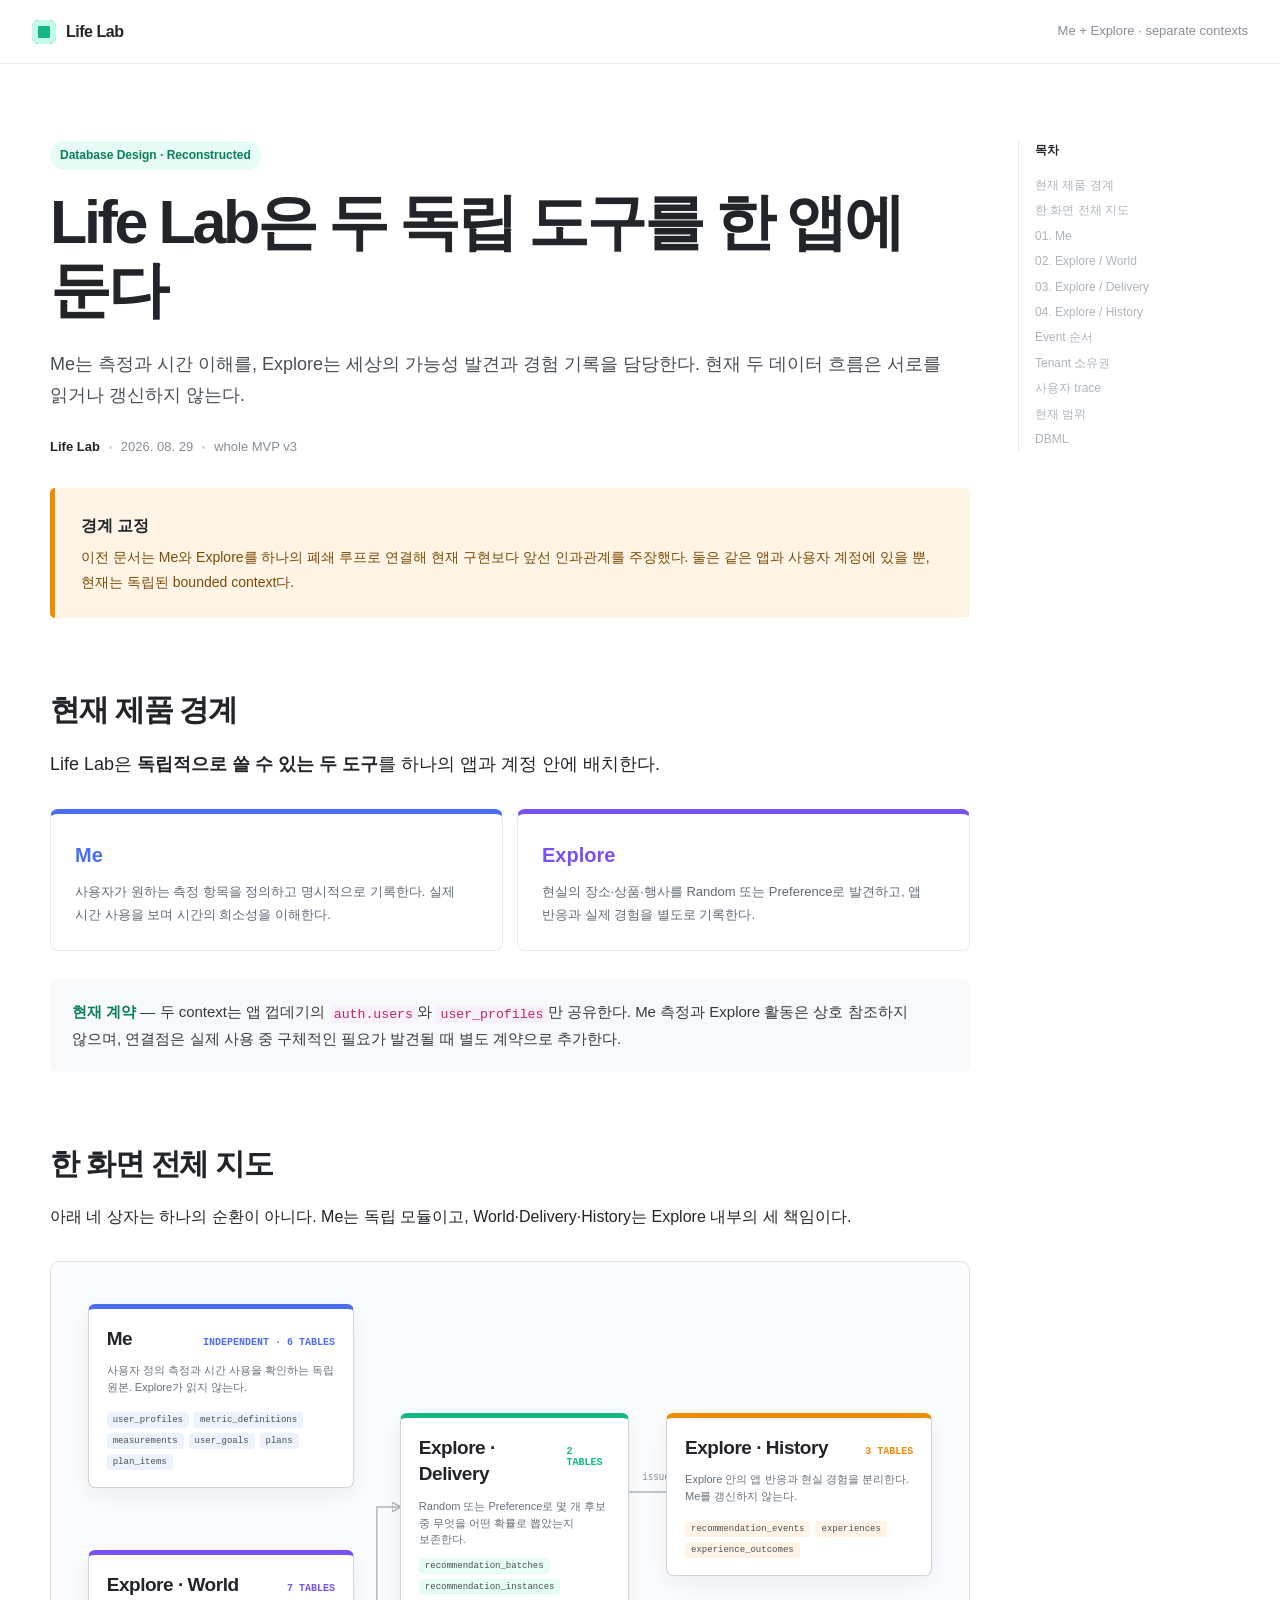
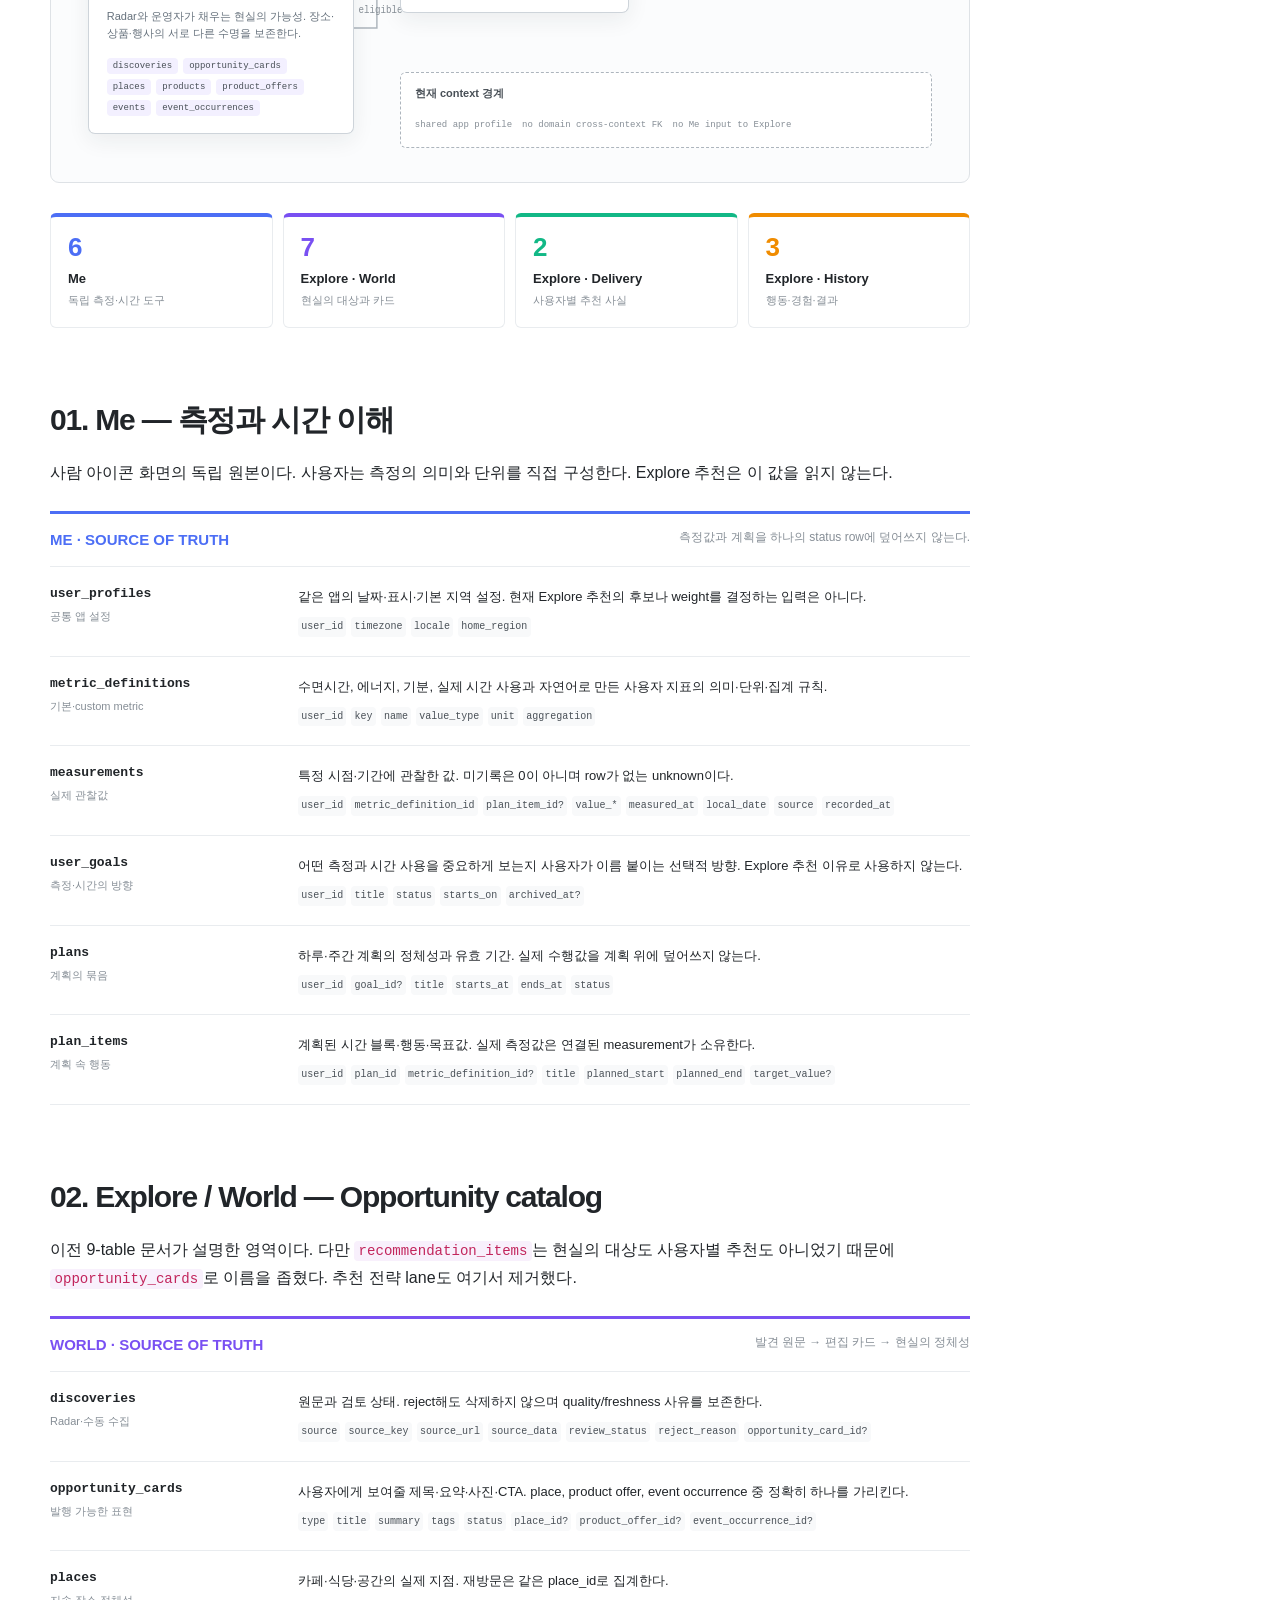
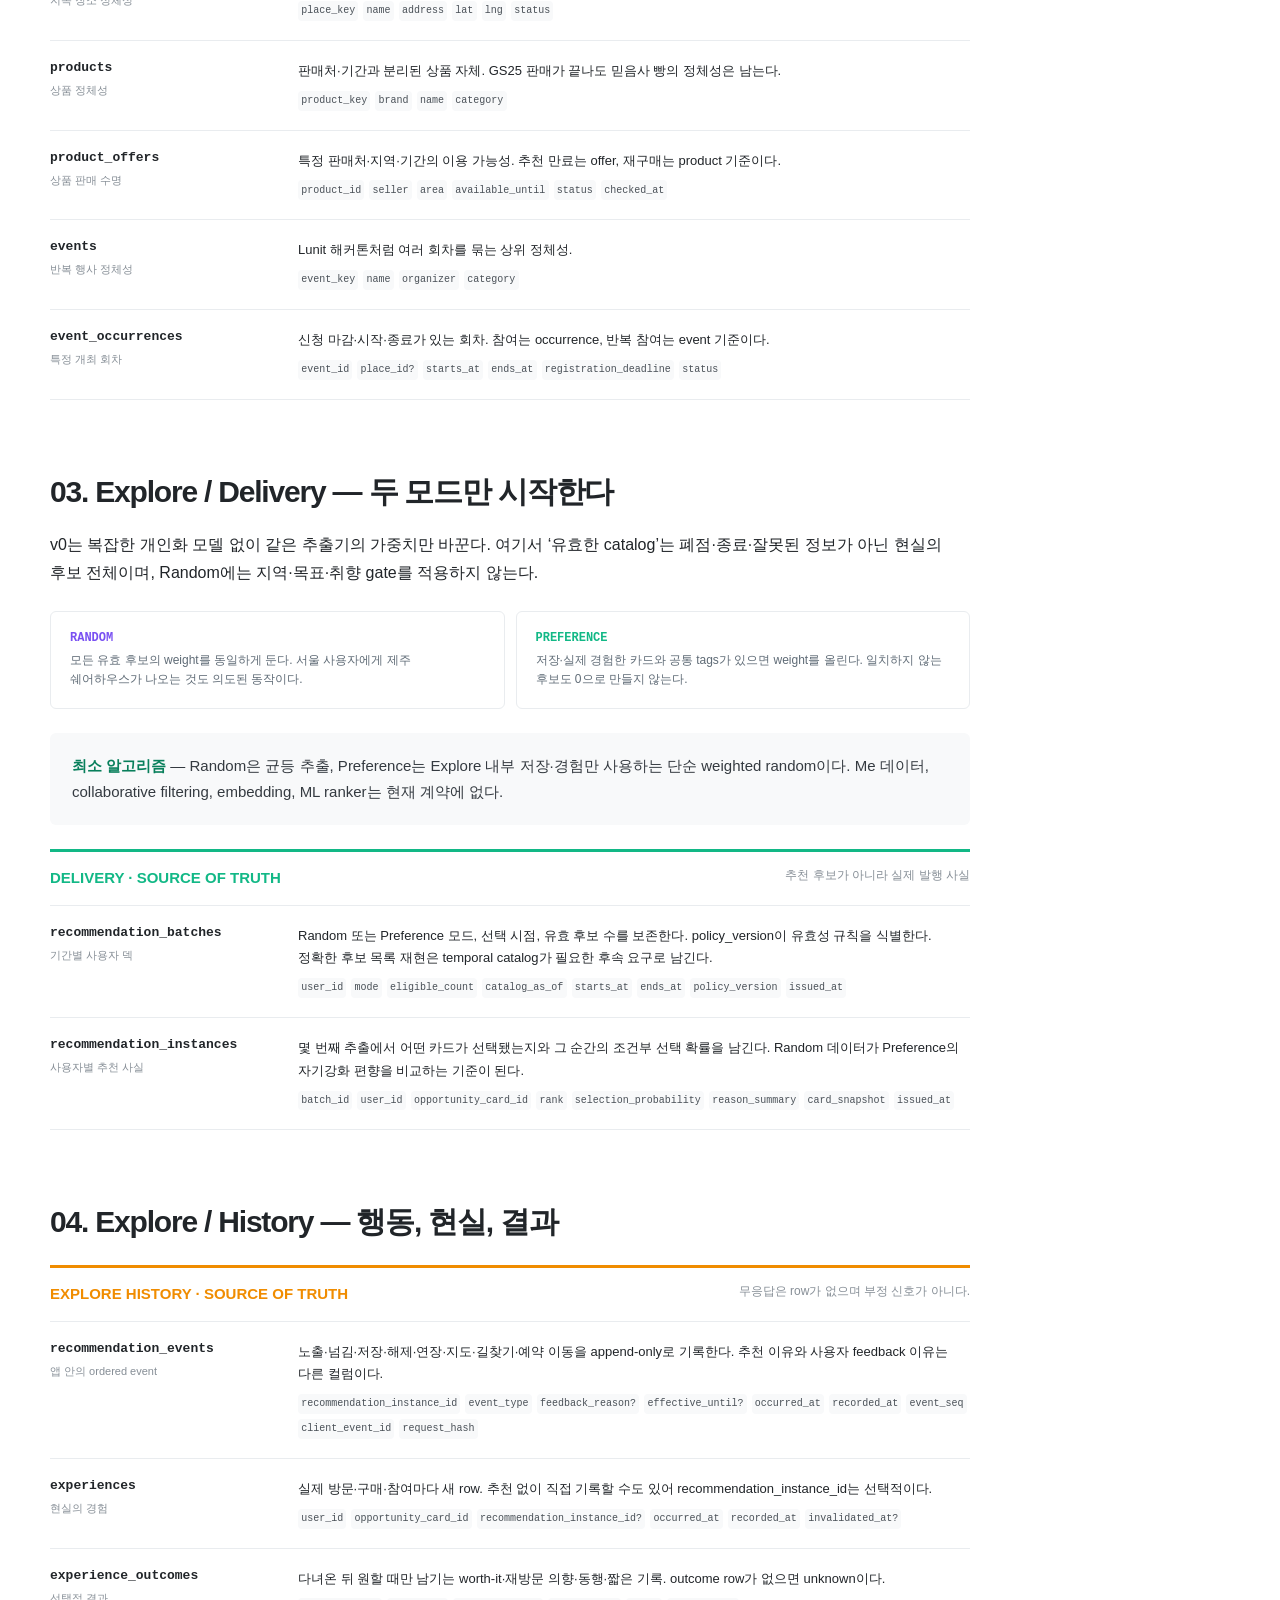
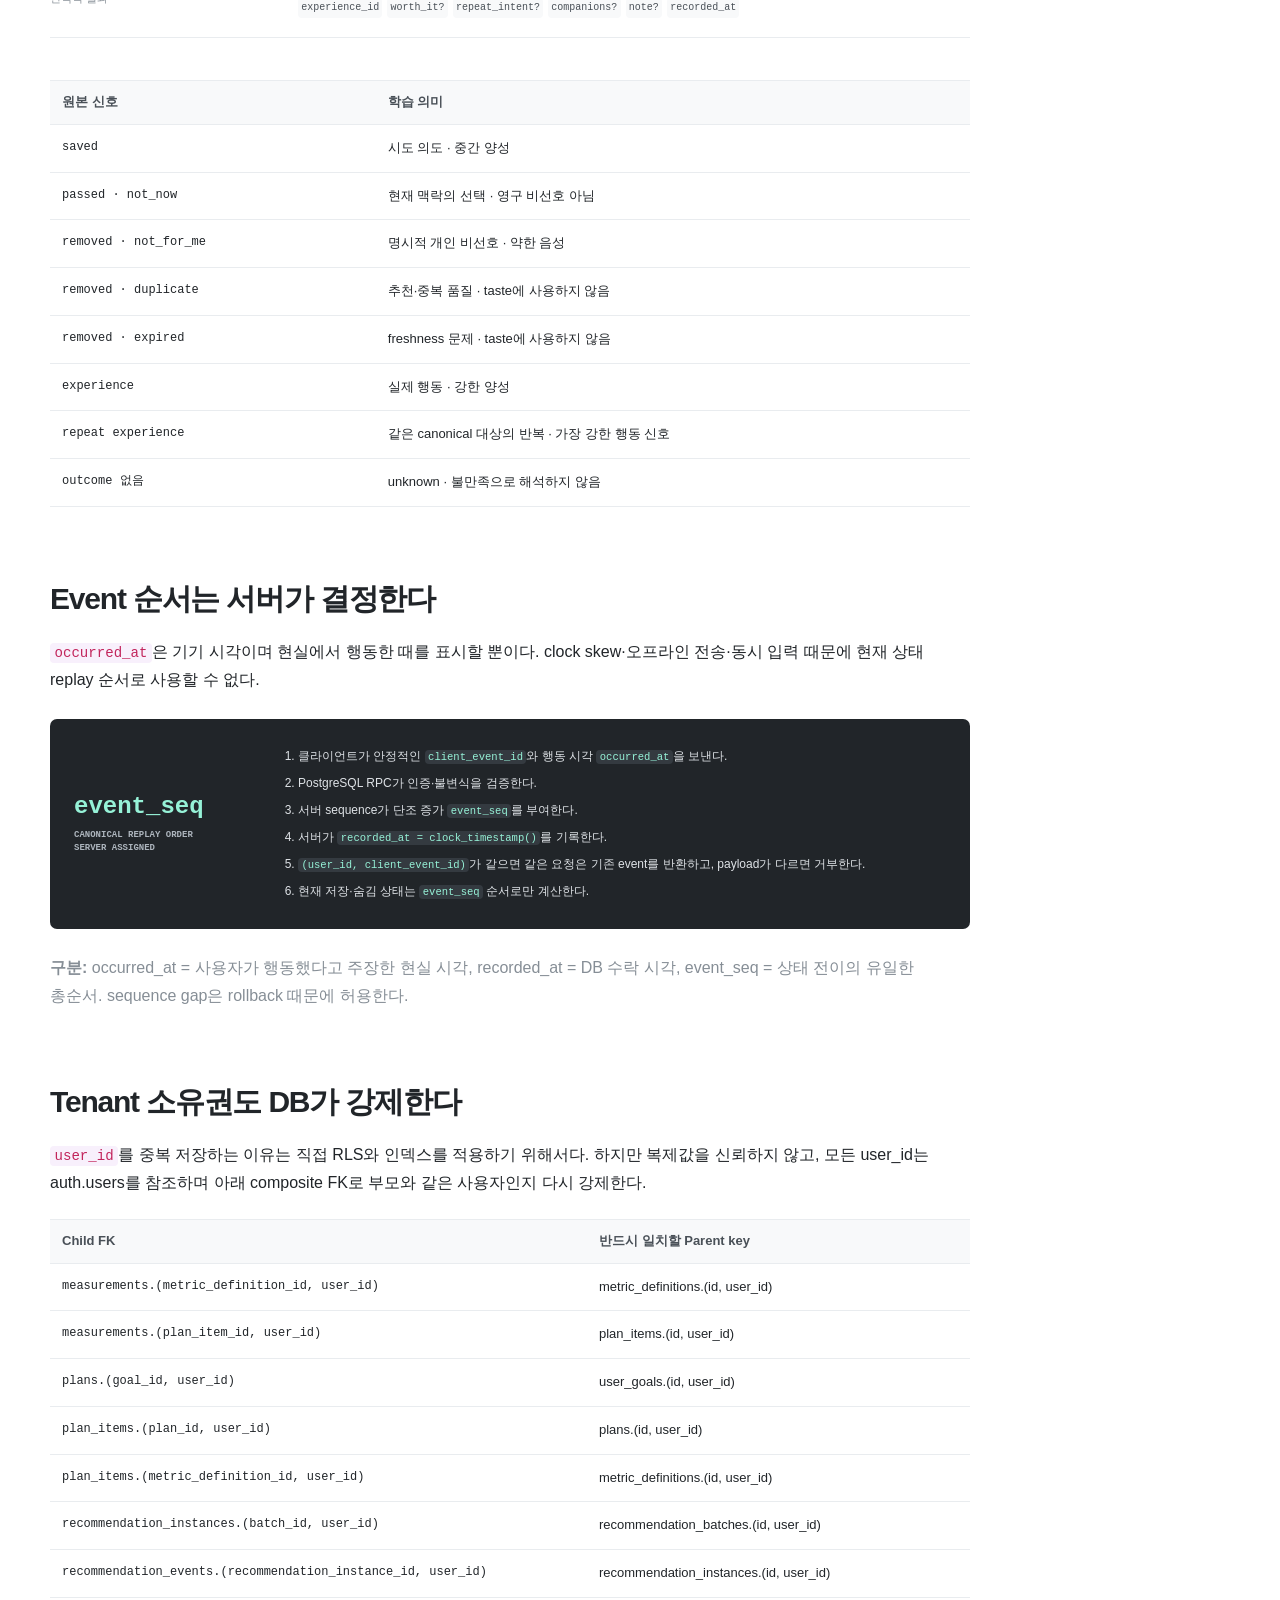
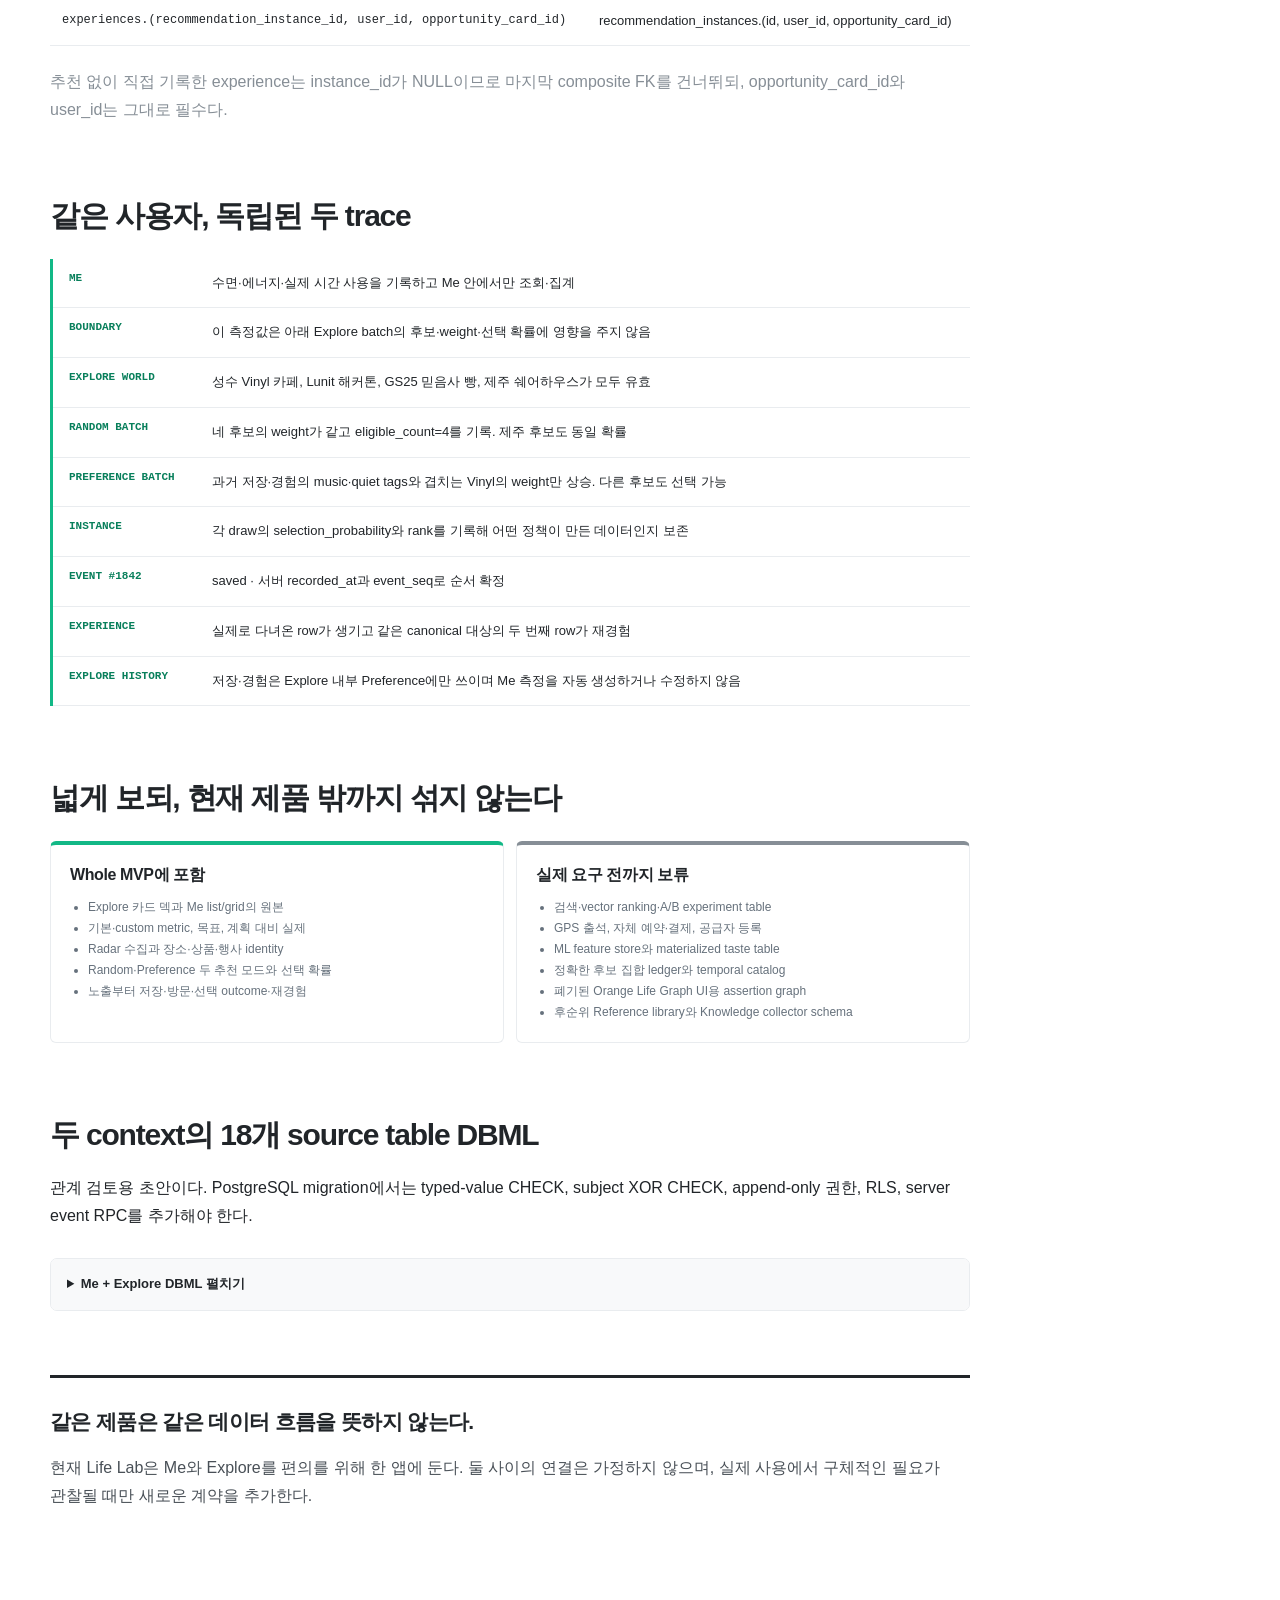
<file: prototypes/database-schema/index.html>
<!doctype html>
<html lang="ko">
<head>
  <meta charset="utf-8">
  <meta name="viewport" content="width=device-width, initial-scale=1">
  <title>Life Lab DB — Whole Product Schema</title>
  <style>
    :root {
      color-scheme: light;
      --ink: #212529;
      --muted: #868e96;
      --line: #e9ecef;
      --soft: #f8f9fa;
      --green: #12b886;
      --green-dark: #087f5b;
      --green-soft: #e6fcf5;
      --blue: #4c6ef5;
      --blue-soft: #edf2ff;
      --orange: #f08c00;
      --orange-soft: #fff4e6;
      --purple: #7950f2;
      --purple-soft: #f3f0ff;
      --red: #e03131;
      --code: #212529;
    }
    * { box-sizing: border-box; }
    html { scroll-behavior: smooth; }
    body {
      margin: 0;
      color: var(--ink);
      background: #fff;
      font-family: -apple-system, BlinkMacSystemFont, "Segoe UI", "Noto Sans KR", sans-serif;
      line-height: 1.75;
      word-break: keep-all;
    }
    button { font: inherit; }
    a { color: inherit; }
    code { padding: .12em .32em; color: #c2255c; background: #f8f0fc; border-radius: 4px; font-family: ui-monospace, SFMono-Regular, Menlo, monospace; font-size: .88em; }

    .site-header { position: sticky; top: 0; z-index: 30; display: flex; align-items: center; justify-content: space-between; height: 64px; padding: 0 32px; background: rgba(255,255,255,.94); border-bottom: 1px solid var(--line); backdrop-filter: blur(12px); }
    .logo { display: flex; align-items: center; gap: 10px; font-weight: 800; letter-spacing: -.03em; }
    .logo-mark { width: 24px; height: 24px; border-radius: 7px; background: var(--green); box-shadow: inset 0 0 0 6px #c3fae8; }
    .header-meta { color: var(--muted); font-size: 13px; }

    .page { display: grid; grid-template-columns: minmax(0, 920px) 160px; gap: 48px; width: min(1180px, calc(100% - 48px)); margin: 0 auto; padding: 76px 0 120px; }
    article { min-width: 0; }
    .toc { position: sticky; top: 96px; align-self: start; padding-left: 16px; border-left: 1px solid var(--line); }
    .toc strong { display: block; margin-bottom: 12px; font-size: 12px; }
    .toc a { display: block; padding: 4px 0; color: #adb5bd; text-decoration: none; font-size: 12px; line-height: 1.45; }
    .toc a:hover { color: var(--green); }

    .tag { display: inline-block; margin-bottom: 18px; padding: 4px 10px; color: var(--green-dark); background: var(--green-soft); border-radius: 999px; font-size: 12px; font-weight: 700; }
    h1 { margin: 0; max-width: 880px; font-size: clamp(38px, 5.1vw, 61px); line-height: 1.12; letter-spacing: -.055em; }
    .subtitle { margin: 24px 0 0; color: #495057; font-size: 18px; line-height: 1.75; }
    .byline { display: flex; gap: 9px; align-items: center; margin-top: 24px; color: var(--muted); font-size: 13px; }
    .byline b { color: var(--ink); }
    .dot { width: 3px; height: 3px; border-radius: 50%; background: #ced4da; }
    .divider { height: 1px; margin: 48px 0; background: var(--line); }
    h2 { margin: 72px 0 20px; font-size: 30px; line-height: 1.3; letter-spacing: -.04em; }
    h3 { margin: 42px 0 12px; font-size: 21px; line-height: 1.4; letter-spacing: -.025em; }
    p { margin: 14px 0; }
    .lead { font-size: 18px; }
    .muted { color: var(--muted); }

    .correction { margin: 30px 0; padding: 24px 26px; background: var(--orange-soft); border-left: 5px solid var(--orange); border-radius: 5px; }
    .correction b { display: block; margin-bottom: 5px; }
    .correction p { margin: 0; color: #7c4a03; font-size: 14px; }
    .principle { margin: 24px 0; padding: 20px 22px; color: #343a40; background: var(--soft); border-radius: 6px; font-size: 15px; }
    .principle b { color: var(--green-dark); }
    .boundary-grid { display: grid; grid-template-columns: 1fr 1fr; gap: 14px; margin: 28px 0; }
    .boundary-card { padding: 24px; border: 1px solid var(--line); border-top: 5px solid var(--boundary-color); border-radius: 8px; }
    .boundary-card strong { display: block; margin-bottom: 8px; color: var(--boundary-color); font-size: 20px; }
    .boundary-card p { margin: 0; color: #5f6b76; font-size: 13px; }

    .system-map-wrap { margin: 30px 0; overflow-x: auto; border: 1px solid #dee2e6; border-radius: 9px; background: #fbfcfd; }
    .system-map { position: relative; width: 100%; min-width: 900px; height: 520px; overflow: hidden; }
    .system-lines { position: absolute; inset: 0; z-index: 0; width: 100%; height: 100%; }
    .system-lines path { fill: none; stroke: #adb5bd; stroke-width: 1.6; }
    .system-lines text { fill: #868e96; font: 10px ui-monospace, SFMono-Regular, Menlo, monospace; }
    .module-box { position: absolute; z-index: 1; width: 29%; padding: 17px 18px; background: #fff; border: 1px solid #ced4da; border-top: 5px solid var(--module); border-radius: 7px; box-shadow: 0 7px 22px rgba(33,37,41,.07); }
    .module-box header { display: flex; align-items: baseline; justify-content: space-between; gap: 10px; margin-bottom: 10px; }
    .module-box h3 { margin: 0; font-size: 19px; }
    .module-box header span { color: var(--module); font: 700 10px ui-monospace, SFMono-Regular, Menlo, monospace; text-transform: uppercase; }
    .module-box p { min-height: 40px; margin: 0 0 10px; color: #66717c; font-size: 11px; line-height: 1.5; }
    .module-box ul { display: flex; flex-wrap: wrap; gap: 5px; margin: 0; padding: 0; list-style: none; }
    .module-box li { padding: 3px 6px; color: #495057; background: var(--module-soft); border-radius: 4px; font: 9px ui-monospace, SFMono-Regular, Menlo, monospace; }
    .module-me { --module: var(--blue); --module-soft: var(--blue-soft); left: 4%; top: 42px; }
    .module-world { --module: var(--purple); --module-soft: var(--purple-soft); left: 4%; top: 288px; }
    .module-delivery { --module: var(--green); --module-soft: var(--green-soft); left: 38%; top: 151px; width: 25%; }
    .module-learning { --module: var(--orange); --module-soft: var(--orange-soft); right: 4%; top: 151px; }
    .projection-strip { position: absolute; z-index: 1; left: 38%; bottom: 34px; width: 58%; padding: 11px 14px; background: #fff; border: 1px dashed #adb5bd; border-radius: 6px; }
    .projection-strip b { display: block; margin-bottom: 5px; color: #495057; font-size: 11px; }
    .projection-strip span { display: inline-block; margin-right: 10px; color: var(--muted); font: 9px ui-monospace, SFMono-Regular, Menlo, monospace; }

    .module-counts { display: grid; grid-template-columns: repeat(4, 1fr); gap: 10px; margin: 24px 0; }
    .count-card { padding: 17px; border: 1px solid var(--line); border-top: 4px solid var(--count-color); border-radius: 6px; }
    .count-card strong { display: block; color: var(--count-color); font-size: 26px; line-height: 1; }
    .count-card b { display: block; margin-top: 8px; font-size: 13px; }
    .count-card span { display: block; color: var(--muted); font-size: 11px; }

    .schema-group { margin: 24px 0 42px; border-top: 3px solid var(--group-color); }
    .group-title { display: flex; justify-content: space-between; gap: 18px; padding: 13px 0; border-bottom: 1px solid var(--line); }
    .group-title b { color: var(--group-color); font-size: 15px; }
    .group-title span { color: var(--muted); font-size: 12px; }
    .schema-row { display: grid; grid-template-columns: 220px minmax(0, 1fr); gap: 28px; padding: 19px 0; border-bottom: 1px solid var(--line); }
    .schema-name b { display: block; font: 700 13px ui-monospace, SFMono-Regular, Menlo, monospace; }
    .schema-name span { color: var(--muted); font-size: 11px; }
    .schema-body p { margin: 0 0 8px; font-size: 13px; }
    .field-list { display: flex; flex-wrap: wrap; gap: 5px; }
    .field-list code { color: #495057; background: var(--soft); font-size: 10px; }

    .strategy-grid { display: grid; grid-template-columns: repeat(2, 1fr); gap: 11px; margin: 24px 0; }
    .strategy { padding: 19px; border: 1px solid var(--line); border-radius: 6px; }
    .strategy strong { display: block; margin-bottom: 6px; color: var(--strategy-color); font: 800 12px ui-monospace, SFMono-Regular, Menlo, monospace; text-transform: uppercase; }
    .strategy p { margin: 0; color: #5f6b76; font-size: 12px; line-height: 1.6; }

    table { width: 100%; margin: 22px 0; border-collapse: collapse; font-size: 13px; }
    th { padding: 10px 12px; color: #495057; background: var(--soft); border-top: 1px solid var(--line); border-bottom: 1px solid var(--line); text-align: left; }
    td { padding: 12px; border-bottom: 1px solid var(--line); vertical-align: top; }
    td:first-child { font-family: ui-monospace, SFMono-Regular, Menlo, monospace; font-size: 12px; }

    .order-box { display: grid; grid-template-columns: 180px minmax(0,1fr); gap: 24px; margin: 25px 0; padding: 24px; color: #fff; background: var(--code); border-radius: 7px; }
    .order-box .order-key { align-self: center; color: #96f2d7; font: 800 24px/1.25 ui-monospace, SFMono-Regular, Menlo, monospace; }
    .order-box .order-key small { display: block; margin-top: 7px; color: #adb5bd; font-size: 9px; line-height: 1.5; text-transform: uppercase; }
    .order-box ol { margin: 0; padding-left: 20px; color: #dee2e6; font-size: 12px; }
    .order-box li { padding: 3px 0; }
    .order-box code { color: #96f2d7; background: #343a40; }

    .trace { margin: 24px 0; border-left: 3px solid var(--green); }
    .trace-row { display: grid; grid-template-columns: 125px minmax(0,1fr); gap: 18px; padding: 13px 16px; border-bottom: 1px solid var(--line); }
    .trace-row b { color: var(--green-dark); font: 700 11px ui-monospace, SFMono-Regular, Menlo, monospace; }
    .trace-row span { font-size: 13px; }

    .scope-grid { display: grid; grid-template-columns: 1fr 1fr; gap: 12px; margin: 24px 0; }
    .scope-card { padding: 19px; border: 1px solid var(--line); border-radius: 6px; }
    .scope-card h3 { margin: 0 0 10px; font-size: 16px; }
    .scope-card ul { margin: 0; padding-left: 18px; color: #66717c; font-size: 12px; }
    .scope-card.now { border-top: 4px solid var(--green); }
    .scope-card.later { border-top: 4px solid var(--muted); }

    details { margin: 28px 0; border: 1px solid var(--line); border-radius: 7px; overflow: hidden; }
    summary { padding: 14px 16px; background: var(--soft); cursor: pointer; font-weight: 700; font-size: 13px; }
    .code-toolbar { display: flex; justify-content: flex-end; padding: 9px 12px; background: var(--code); border-bottom: 1px solid #343a40; }
    .copy-button { padding: 5px 9px; color: #ced4da; background: transparent; border: 1px solid #495057; border-radius: 4px; cursor: pointer; font-size: 11px; }
    pre { max-height: 700px; margin: 0; padding: 18px; overflow: auto; color: #e9ecef; background: var(--code); font: 11px/1.65 ui-monospace, SFMono-Regular, Menlo, monospace; white-space: pre; }
    pre code { padding: 0; color: inherit; background: transparent; font: inherit; }
    .closing { margin-top: 64px; padding: 26px 0 0; border-top: 3px solid var(--ink); }
    .closing strong { font-size: 21px; letter-spacing: -.03em; }
    .closing p { color: #495057; }

    @media (max-width: 1120px) {
      .page { grid-template-columns: minmax(0,920px); justify-content: center; }
      .toc { display: none; }
    }
    @media (max-width: 720px) {
      .site-header { height: 56px; padding: 0 18px; }
      .header-meta { display: none; }
      .page { width: min(100% - 32px, 920px); padding-top: 48px; }
      h1 { font-size: 40px; }
      .subtitle { font-size: 16px; }
      .module-counts, .strategy-grid, .scope-grid, .boundary-grid { grid-template-columns: 1fr; }
      .schema-row, .order-box { grid-template-columns: 1fr; gap: 8px; }
      .trace-row { grid-template-columns: 1fr; gap: 4px; }
      table { display: block; overflow-x: auto; white-space: nowrap; }
    }
  </style>
</head>
<body>
  <header class="site-header">
    <div class="logo"><span class="logo-mark" aria-hidden="true"></span>Life Lab</div>
    <div class="header-meta">Me + Explore · separate contexts</div>
  </header>

  <div class="page">
    <article>
      <header>
        <span class="tag">Database Design · Reconstructed</span>
        <h1>Life Lab은 두 독립 도구를 한 앱에 둔다</h1>
        <p class="subtitle">Me는 측정과 시간 이해를, Explore는 세상의 가능성 발견과 경험 기록을 담당한다. 현재 두 데이터 흐름은 서로를 읽거나 갱신하지 않는다.</p>
        <div class="byline"><b>Life Lab</b><span class="dot"></span><span>2026. 08. 29</span><span class="dot"></span><span>whole MVP v3</span></div>
      </header>

      <div class="correction">
        <b>경계 교정</b>
        <p>이전 문서는 Me와 Explore를 하나의 폐쇄 루프로 연결해 현재 구현보다 앞선 인과관계를 주장했다. 둘은 같은 앱과 사용자 계정에 있을 뿐, 현재는 독립된 bounded context다.</p>
      </div>

      <section id="loop">
        <h2>현재 제품 경계</h2>
        <p class="lead">Life Lab은 <b>독립적으로 쓸 수 있는 두 도구</b>를 하나의 앱과 계정 안에 배치한다.</p>
        <div class="boundary-grid">
          <div class="boundary-card" style="--boundary-color:var(--blue)"><strong>Me</strong><p>사용자가 원하는 측정 항목을 정의하고 명시적으로 기록한다. 실제 시간 사용을 보며 시간의 희소성을 이해한다.</p></div>
          <div class="boundary-card" style="--boundary-color:var(--purple)"><strong>Explore</strong><p>현실의 장소·상품·행사를 Random 또는 Preference로 발견하고, 앱 반응과 실제 경험을 별도로 기록한다.</p></div>
        </div>
        <div class="principle"><b>현재 계약</b> — 두 context는 앱 껍데기의 <code>auth.users</code>와 <code>user_profiles</code>만 공유한다. Me 측정과 Explore 활동은 상호 참조하지 않으며, 연결점은 실제 사용 중 구체적인 필요가 발견될 때 별도 계약으로 추가한다.</div>
      </section>

      <section id="map">
        <h2>한 화면 전체 지도</h2>
        <p>아래 네 상자는 하나의 순환이 아니다. Me는 독립 모듈이고, World·Delivery·History는 Explore 내부의 세 책임이다.</p>
        <div class="system-map-wrap">
          <div class="system-map">
            <svg class="system-lines" viewBox="0 0 1000 520" preserveAspectRatio="none" aria-hidden="true">
              <defs><marker id="arrow" viewBox="0 0 10 10" refX="9" refY="5" markerWidth="6" markerHeight="6" orient="auto"><path d="M0 0 10 5 0 10z" fill="#adb5bd"></path></marker></defs>
              <path d="M330 366 H355 V245 H380" marker-end="url(#arrow)"></path><text x="335" y="351">eligible world</text>
              <path d="M630 230 H710" marker-end="url(#arrow)"></path><text x="644" y="218">issued</text>
            </svg>
            <section class="module-box module-me"><header><h3>Me</h3><span>independent · 6 tables</span></header><p>사용자 정의 측정과 시간 사용을 확인하는 독립 원본. Explore가 읽지 않는다.</p><ul><li>user_profiles</li><li>metric_definitions</li><li>measurements</li><li>user_goals</li><li>plans</li><li>plan_items</li></ul></section>
            <section class="module-box module-world"><header><h3>Explore · World</h3><span>7 tables</span></header><p>Radar와 운영자가 채우는 현실의 가능성. 장소·상품·행사의 서로 다른 수명을 보존한다.</p><ul><li>discoveries</li><li>opportunity_cards</li><li>places</li><li>products</li><li>product_offers</li><li>events</li><li>event_occurrences</li></ul></section>
            <section class="module-box module-delivery"><header><h3>Explore · Delivery</h3><span>2 tables</span></header><p>Random 또는 Preference로 몇 개 후보 중 무엇을 어떤 확률로 뽑았는지 보존한다.</p><ul><li>recommendation_batches</li><li>recommendation_instances</li></ul></section>
            <section class="module-box module-learning"><header><h3>Explore · History</h3><span>3 tables</span></header><p>Explore 안의 앱 반응과 현실 경험을 분리한다. Me를 갱신하지 않는다.</p><ul><li>recommendation_events</li><li>experiences</li><li>experience_outcomes</li></ul></section>
            <div class="projection-strip"><b>현재 context 경계</b><span>shared app profile</span><span>no domain cross-context FK</span><span>no Me input to Explore</span></div>
          </div>
        </div>
        <div class="module-counts">
          <div class="count-card" style="--count-color:var(--blue)"><strong>6</strong><b>Me</b><span>독립 측정·시간 도구</span></div>
          <div class="count-card" style="--count-color:var(--purple)"><strong>7</strong><b>Explore · World</b><span>현실의 대상과 카드</span></div>
          <div class="count-card" style="--count-color:var(--green)"><strong>2</strong><b>Explore · Delivery</b><span>사용자별 추천 사실</span></div>
          <div class="count-card" style="--count-color:var(--orange)"><strong>3</strong><b>Explore · History</b><span>행동·경험·결과</span></div>
        </div>
      </section>

      <section id="me">
        <h2>01. Me — 측정과 시간 이해</h2>
        <p>사람 아이콘 화면의 독립 원본이다. 사용자는 측정의 의미와 단위를 직접 구성한다. Explore 추천은 이 값을 읽지 않는다.</p>
        <div class="schema-group" style="--group-color:var(--blue)">
          <div class="group-title"><b>ME · SOURCE OF TRUTH</b><span>측정값과 계획을 하나의 status row에 덮어쓰지 않는다.</span></div>
          <div class="schema-row"><div class="schema-name"><b>user_profiles</b><span>공통 앱 설정</span></div><div class="schema-body"><p>같은 앱의 날짜·표시·기본 지역 설정. 현재 Explore 추천의 후보나 weight를 결정하는 입력은 아니다.</p><div class="field-list"><code>user_id</code><code>timezone</code><code>locale</code><code>home_region</code></div></div></div>
          <div class="schema-row"><div class="schema-name"><b>metric_definitions</b><span>기본·custom metric</span></div><div class="schema-body"><p>수면시간, 에너지, 기분, 실제 시간 사용과 자연어로 만든 사용자 지표의 의미·단위·집계 규칙.</p><div class="field-list"><code>user_id</code><code>key</code><code>name</code><code>value_type</code><code>unit</code><code>aggregation</code></div></div></div>
          <div class="schema-row"><div class="schema-name"><b>measurements</b><span>실제 관찰값</span></div><div class="schema-body"><p>특정 시점·기간에 관찰한 값. 미기록은 0이 아니며 row가 없는 unknown이다.</p><div class="field-list"><code>user_id</code><code>metric_definition_id</code><code>plan_item_id?</code><code>value_*</code><code>measured_at</code><code>local_date</code><code>source</code><code>recorded_at</code></div></div></div>
          <div class="schema-row"><div class="schema-name"><b>user_goals</b><span>측정·시간의 방향</span></div><div class="schema-body"><p>어떤 측정과 시간 사용을 중요하게 보는지 사용자가 이름 붙이는 선택적 방향. Explore 추천 이유로 사용하지 않는다.</p><div class="field-list"><code>user_id</code><code>title</code><code>status</code><code>starts_on</code><code>archived_at?</code></div></div></div>
          <div class="schema-row"><div class="schema-name"><b>plans</b><span>계획의 묶음</span></div><div class="schema-body"><p>하루·주간 계획의 정체성과 유효 기간. 실제 수행값을 계획 위에 덮어쓰지 않는다.</p><div class="field-list"><code>user_id</code><code>goal_id?</code><code>title</code><code>starts_at</code><code>ends_at</code><code>status</code></div></div></div>
          <div class="schema-row"><div class="schema-name"><b>plan_items</b><span>계획 속 행동</span></div><div class="schema-body"><p>계획된 시간 블록·행동·목표값. 실제 측정값은 연결된 measurement가 소유한다.</p><div class="field-list"><code>user_id</code><code>plan_id</code><code>metric_definition_id?</code><code>title</code><code>planned_start</code><code>planned_end</code><code>target_value?</code></div></div></div>
        </div>
      </section>

      <section id="world">
        <h2>02. Explore / World — Opportunity catalog</h2>
        <p>이전 9-table 문서가 설명한 영역이다. 다만 <code>recommendation_items</code>는 현실의 대상도 사용자별 추천도 아니었기 때문에 <code>opportunity_cards</code>로 이름을 좁혔다. 추천 전략 lane도 여기서 제거했다.</p>
        <div class="schema-group" style="--group-color:var(--purple)">
          <div class="group-title"><b>WORLD · SOURCE OF TRUTH</b><span>발견 원문 → 편집 카드 → 현실의 정체성</span></div>
          <div class="schema-row"><div class="schema-name"><b>discoveries</b><span>Radar·수동 수집</span></div><div class="schema-body"><p>원문과 검토 상태. reject해도 삭제하지 않으며 quality/freshness 사유를 보존한다.</p><div class="field-list"><code>source</code><code>source_key</code><code>source_url</code><code>source_data</code><code>review_status</code><code>reject_reason</code><code>opportunity_card_id?</code></div></div></div>
          <div class="schema-row"><div class="schema-name"><b>opportunity_cards</b><span>발행 가능한 표현</span></div><div class="schema-body"><p>사용자에게 보여줄 제목·요약·사진·CTA. place, product offer, event occurrence 중 정확히 하나를 가리킨다.</p><div class="field-list"><code>type</code><code>title</code><code>summary</code><code>tags</code><code>status</code><code>place_id?</code><code>product_offer_id?</code><code>event_occurrence_id?</code></div></div></div>
          <div class="schema-row"><div class="schema-name"><b>places</b><span>지속 장소 정체성</span></div><div class="schema-body"><p>카페·식당·공간의 실제 지점. 재방문은 같은 place_id로 집계한다.</p><div class="field-list"><code>place_key</code><code>name</code><code>address</code><code>lat</code><code>lng</code><code>status</code></div></div></div>
          <div class="schema-row"><div class="schema-name"><b>products</b><span>상품 정체성</span></div><div class="schema-body"><p>판매처·기간과 분리된 상품 자체. GS25 판매가 끝나도 믿음사 빵의 정체성은 남는다.</p><div class="field-list"><code>product_key</code><code>brand</code><code>name</code><code>category</code></div></div></div>
          <div class="schema-row"><div class="schema-name"><b>product_offers</b><span>상품 판매 수명</span></div><div class="schema-body"><p>특정 판매처·지역·기간의 이용 가능성. 추천 만료는 offer, 재구매는 product 기준이다.</p><div class="field-list"><code>product_id</code><code>seller</code><code>area</code><code>available_until</code><code>status</code><code>checked_at</code></div></div></div>
          <div class="schema-row"><div class="schema-name"><b>events</b><span>반복 행사 정체성</span></div><div class="schema-body"><p>Lunit 해커톤처럼 여러 회차를 묶는 상위 정체성.</p><div class="field-list"><code>event_key</code><code>name</code><code>organizer</code><code>category</code></div></div></div>
          <div class="schema-row"><div class="schema-name"><b>event_occurrences</b><span>특정 개최 회차</span></div><div class="schema-body"><p>신청 마감·시작·종료가 있는 회차. 참여는 occurrence, 반복 참여는 event 기준이다.</p><div class="field-list"><code>event_id</code><code>place_id?</code><code>starts_at</code><code>ends_at</code><code>registration_deadline</code><code>status</code></div></div></div>
        </div>
      </section>

      <section id="delivery">
        <h2>03. Explore / Delivery — 두 모드만 시작한다</h2>
        <p>v0는 복잡한 개인화 모델 없이 같은 추출기의 가중치만 바꾼다. 여기서 ‘유효한 catalog’는 폐점·종료·잘못된 정보가 아닌 현실의 후보 전체이며, Random에는 지역·목표·취향 gate를 적용하지 않는다.</p>
        <div class="strategy-grid">
          <div class="strategy" style="--strategy-color:var(--purple)"><strong>random</strong><p>모든 유효 후보의 weight를 동일하게 둔다. 서울 사용자에게 제주 쉐어하우스가 나오는 것도 의도된 동작이다.</p></div>
          <div class="strategy" style="--strategy-color:var(--green)"><strong>preference</strong><p>저장·실제 경험한 카드와 공통 tags가 있으면 weight를 올린다. 일치하지 않는 후보도 0으로 만들지 않는다.</p></div>
        </div>
        <div class="principle"><b>최소 알고리즘</b> — Random은 균등 추출, Preference는 Explore 내부 저장·경험만 사용하는 단순 weighted random이다. Me 데이터, collaborative filtering, embedding, ML ranker는 현재 계약에 없다.</div>
        <div class="schema-group" style="--group-color:var(--green)">
          <div class="group-title"><b>DELIVERY · SOURCE OF TRUTH</b><span>추천 후보가 아니라 실제 발행 사실</span></div>
          <div class="schema-row"><div class="schema-name"><b>recommendation_batches</b><span>기간별 사용자 덱</span></div><div class="schema-body"><p>Random 또는 Preference 모드, 선택 시점, 유효 후보 수를 보존한다. policy_version이 유효성 규칙을 식별한다. 정확한 후보 목록 재현은 temporal catalog가 필요한 후속 요구로 남긴다.</p><div class="field-list"><code>user_id</code><code>mode</code><code>eligible_count</code><code>catalog_as_of</code><code>starts_at</code><code>ends_at</code><code>policy_version</code><code>issued_at</code></div></div></div>
          <div class="schema-row"><div class="schema-name"><b>recommendation_instances</b><span>사용자별 추천 사실</span></div><div class="schema-body"><p>몇 번째 추출에서 어떤 카드가 선택됐는지와 그 순간의 조건부 선택 확률을 남긴다. Random 데이터가 Preference의 자기강화 편향을 비교하는 기준이 된다.</p><div class="field-list"><code>batch_id</code><code>user_id</code><code>opportunity_card_id</code><code>rank</code><code>selection_probability</code><code>reason_summary</code><code>card_snapshot</code><code>issued_at</code></div></div></div>
        </div>
      </section>

      <section id="learning">
        <h2>04. Explore / History — 행동, 현실, 결과</h2>
        <div class="schema-group" style="--group-color:var(--orange)">
          <div class="group-title"><b>EXPLORE HISTORY · SOURCE OF TRUTH</b><span>무응답은 row가 없으며 부정 신호가 아니다.</span></div>
          <div class="schema-row"><div class="schema-name"><b>recommendation_events</b><span>앱 안의 ordered event</span></div><div class="schema-body"><p>노출·넘김·저장·해제·연장·지도·길찾기·예약 이동을 append-only로 기록한다. 추천 이유와 사용자 feedback 이유는 다른 컬럼이다.</p><div class="field-list"><code>recommendation_instance_id</code><code>event_type</code><code>feedback_reason?</code><code>effective_until?</code><code>occurred_at</code><code>recorded_at</code><code>event_seq</code><code>client_event_id</code><code>request_hash</code></div></div></div>
          <div class="schema-row"><div class="schema-name"><b>experiences</b><span>현실의 경험</span></div><div class="schema-body"><p>실제 방문·구매·참여마다 새 row. 추천 없이 직접 기록할 수도 있어 recommendation_instance_id는 선택적이다.</p><div class="field-list"><code>user_id</code><code>opportunity_card_id</code><code>recommendation_instance_id?</code><code>occurred_at</code><code>recorded_at</code><code>invalidated_at?</code></div></div></div>
          <div class="schema-row"><div class="schema-name"><b>experience_outcomes</b><span>선택적 결과</span></div><div class="schema-body"><p>다녀온 뒤 원할 때만 남기는 worth-it·재방문 의향·동행·짧은 기록. outcome row가 없으면 unknown이다.</p><div class="field-list"><code>experience_id</code><code>worth_it?</code><code>repeat_intent?</code><code>companions?</code><code>note?</code><code>recorded_at</code></div></div></div>
        </div>
        <table>
          <thead><tr><th>원본 신호</th><th>학습 의미</th></tr></thead>
          <tbody>
            <tr><td>saved</td><td>시도 의도 · 중간 양성</td></tr>
            <tr><td>passed · not_now</td><td>현재 맥락의 선택 · 영구 비선호 아님</td></tr>
            <tr><td>removed · not_for_me</td><td>명시적 개인 비선호 · 약한 음성</td></tr>
            <tr><td>removed · duplicate</td><td>추천·중복 품질 · taste에 사용하지 않음</td></tr>
            <tr><td>removed · expired</td><td>freshness 문제 · taste에 사용하지 않음</td></tr>
            <tr><td>experience</td><td>실제 행동 · 강한 양성</td></tr>
            <tr><td>repeat experience</td><td>같은 canonical 대상의 반복 · 가장 강한 행동 신호</td></tr>
            <tr><td>outcome 없음</td><td>unknown · 불만족으로 해석하지 않음</td></tr>
          </tbody>
        </table>
      </section>

      <section id="ordering">
        <h2>Event 순서는 서버가 결정한다</h2>
        <p><code>occurred_at</code>은 기기 시각이며 현실에서 행동한 때를 표시할 뿐이다. clock skew·오프라인 전송·동시 입력 때문에 현재 상태 replay 순서로 사용할 수 없다.</p>
        <div class="order-box">
          <div class="order-key">event_seq<small>canonical replay order<br>server assigned</small></div>
          <ol>
            <li>클라이언트가 안정적인 <code>client_event_id</code>와 행동 시각 <code>occurred_at</code>을 보낸다.</li>
            <li>PostgreSQL RPC가 인증·불변식을 검증한다.</li>
            <li>서버 sequence가 단조 증가 <code>event_seq</code>를 부여한다.</li>
            <li>서버가 <code>recorded_at = clock_timestamp()</code>를 기록한다.</li>
            <li><code>(user_id, client_event_id)</code>가 같으면 같은 요청은 기존 event를 반환하고, payload가 다르면 거부한다.</li>
            <li>현재 저장·숨김 상태는 <code>event_seq</code> 순서로만 계산한다.</li>
          </ol>
        </div>
        <p class="muted"><b>구분:</b> occurred_at = 사용자가 행동했다고 주장한 현실 시각, recorded_at = DB 수락 시각, event_seq = 상태 전이의 유일한 총순서. sequence gap은 rollback 때문에 허용한다.</p>
      </section>

      <section id="ownership">
        <h2>Tenant 소유권도 DB가 강제한다</h2>
        <p><code>user_id</code>를 중복 저장하는 이유는 직접 RLS와 인덱스를 적용하기 위해서다. 하지만 복제값을 신뢰하지 않고, 모든 user_id는 auth.users를 참조하며 아래 composite FK로 부모와 같은 사용자인지 다시 강제한다.</p>
        <table>
          <thead><tr><th>Child FK</th><th>반드시 일치할 Parent key</th></tr></thead>
          <tbody>
            <tr><td>measurements.(metric_definition_id, user_id)</td><td>metric_definitions.(id, user_id)</td></tr>
            <tr><td>measurements.(plan_item_id, user_id)</td><td>plan_items.(id, user_id)</td></tr>
            <tr><td>plans.(goal_id, user_id)</td><td>user_goals.(id, user_id)</td></tr>
            <tr><td>plan_items.(plan_id, user_id)</td><td>plans.(id, user_id)</td></tr>
            <tr><td>plan_items.(metric_definition_id, user_id)</td><td>metric_definitions.(id, user_id)</td></tr>
            <tr><td>recommendation_instances.(batch_id, user_id)</td><td>recommendation_batches.(id, user_id)</td></tr>
            <tr><td>recommendation_events.(recommendation_instance_id, user_id)</td><td>recommendation_instances.(id, user_id)</td></tr>
            <tr><td>experiences.(recommendation_instance_id, user_id, opportunity_card_id)</td><td>recommendation_instances.(id, user_id, opportunity_card_id)</td></tr>
          </tbody>
        </table>
        <p class="muted">추천 없이 직접 기록한 experience는 instance_id가 NULL이므로 마지막 composite FK를 건너뛰되, opportunity_card_id와 user_id는 그대로 필수다.</p>
      </section>

      <section id="trace">
        <h2>같은 사용자, 독립된 두 trace</h2>
        <div class="trace">
          <div class="trace-row"><b>ME</b><span>수면·에너지·실제 시간 사용을 기록하고 Me 안에서만 조회·집계</span></div>
          <div class="trace-row"><b>BOUNDARY</b><span>이 측정값은 아래 Explore batch의 후보·weight·선택 확률에 영향을 주지 않음</span></div>
          <div class="trace-row"><b>EXPLORE WORLD</b><span>성수 Vinyl 카페, Lunit 해커톤, GS25 믿음사 빵, 제주 쉐어하우스가 모두 유효</span></div>
          <div class="trace-row"><b>RANDOM BATCH</b><span>네 후보의 weight가 같고 eligible_count=4를 기록. 제주 후보도 동일 확률</span></div>
          <div class="trace-row"><b>PREFERENCE BATCH</b><span>과거 저장·경험의 music·quiet tags와 겹치는 Vinyl의 weight만 상승. 다른 후보도 선택 가능</span></div>
          <div class="trace-row"><b>INSTANCE</b><span>각 draw의 selection_probability와 rank를 기록해 어떤 정책이 만든 데이터인지 보존</span></div>
          <div class="trace-row"><b>EVENT #1842</b><span>saved · 서버 recorded_at과 event_seq로 순서 확정</span></div>
          <div class="trace-row"><b>EXPERIENCE</b><span>실제로 다녀온 row가 생기고 같은 canonical 대상의 두 번째 row가 재경험</span></div>
          <div class="trace-row"><b>EXPLORE HISTORY</b><span>저장·경험은 Explore 내부 Preference에만 쓰이며 Me 측정을 자동 생성하거나 수정하지 않음</span></div>
        </div>
      </section>

      <section id="scope">
        <h2>넓게 보되, 현재 제품 밖까지 섞지 않는다</h2>
        <div class="scope-grid">
          <div class="scope-card now"><h3>Whole MVP에 포함</h3><ul><li>Explore 카드 덱과 Me list/grid의 원본</li><li>기본·custom metric, 목표, 계획 대비 실제</li><li>Radar 수집과 장소·상품·행사 identity</li><li>Random·Preference 두 추천 모드와 선택 확률</li><li>노출부터 저장·방문·선택 outcome·재경험</li></ul></div>
          <div class="scope-card later"><h3>실제 요구 전까지 보류</h3><ul><li>검색·vector ranking·A/B experiment table</li><li>GPS 출석, 자체 예약·결제, 공급자 등록</li><li>ML feature store와 materialized taste table</li><li>정확한 후보 집합 ledger와 temporal catalog</li><li>폐기된 Orange Life Graph UI용 assertion graph</li><li>후순위 Reference library와 Knowledge collector schema</li></ul></div>
        </div>
      </section>

      <section id="dbml">
        <h2>두 context의 18개 source table DBML</h2>
        <p>관계 검토용 초안이다. PostgreSQL migration에서는 typed-value CHECK, subject XOR CHECK, append-only 권한, RLS, server event RPC를 추가해야 한다.</p>
        <details>
          <summary>Me + Explore DBML 펼치기</summary>
          <div class="code-toolbar"><button class="copy-button" id="copyDbml" type="button">DBML 복사</button></div>
          <pre><code id="dbmlCode">Enum opportunity_type {
  place
  product
  event
}

Table user_profiles {
  user_id uuid [pk, note: 'references auth.users']
  timezone text [not null]
  locale text [not null]
  home_region text
}

Table metric_definitions {
  id uuid [pk]
  user_id uuid [not null]
  key text [not null]
  name text [not null]
  value_type text [not null, note: 'number | boolean | text | json']
  unit text
  aggregation text
  archived_at timestamptz

  indexes { (id, user_id) [unique] }
}

Table measurements {
  id uuid [pk]
  user_id uuid [not null]
  metric_definition_id uuid [not null]
  plan_item_id uuid
  value_number numeric
  value_boolean boolean
  value_text text
  value_json jsonb
  measured_at timestamptz [not null]
  local_date date [not null]
  timezone text [not null]
  source text [not null, note: 'manual | integration | agent_estimate | correction']
  recorded_at timestamptz [not null]

  Note: 'metric value type에 맞는 값 컬럼 정확히 하나를 사용한다.'
}

Table user_goals {
  id uuid [pk]
  user_id uuid [not null]
  title text [not null]
  status text [not null, note: 'active | paused | achieved | archived']
  starts_on date
  archived_at timestamptz

  indexes { (id, user_id) [unique] }
}

Table plans {
  id uuid [pk]
  user_id uuid [not null]
  goal_id uuid
  title text [not null]
  starts_at timestamptz [not null]
  ends_at timestamptz
  status text [not null]

  indexes { (id, user_id) [unique] }
}

Table plan_items {
  id uuid [pk]
  user_id uuid [not null]
  plan_id uuid [not null]
  metric_definition_id uuid
  title text [not null]
  planned_start timestamptz
  planned_end timestamptz
  target_value jsonb

  indexes { (id, user_id) [unique] }
}

Table discoveries {
  id uuid [pk]
  source text [not null, note: 'radar | manual']
  source_key text [not null]
  source_url text
  source_language text
  source_data jsonb [not null]
  review_status text [not null, note: 'pending | approved | rejected']
  reject_reason text
  opportunity_card_id uuid [ref: > opportunity_cards.id]
  found_at timestamptz [not null]
  checked_at timestamptz [not null]

  indexes { (source, source_key) [unique] }
}

Table opportunity_cards {
  id uuid [pk]
  type opportunity_type [not null]
  title text [not null]
  summary text [not null]
  tags text[] [not null]
  status text [not null, note: 'draft | published | withdrawn']
  place_id uuid [ref: > places.id]
  product_offer_id uuid [ref: > product_offers.id]
  event_occurrence_id uuid [ref: > event_occurrences.id]
  cta_url text
  checked_at timestamptz [not null]

  Note: 'type과 일치하는 subject FK를 정확히 하나만 가진다.'
}

Table places {
  id uuid [pk]
  place_key text [not null, unique]
  name text [not null]
  address text
  latitude numeric
  longitude numeric
  status text [not null]
  checked_at timestamptz [not null]
}

Table products {
  id uuid [pk]
  product_key text [not null, unique]
  brand text
  name text [not null]
  category text
}

Table product_offers {
  id uuid [pk]
  product_id uuid [not null, ref: > products.id]
  seller text [not null]
  area text
  available_from timestamptz
  available_until timestamptz
  status text [not null]
  checked_at timestamptz [not null]
}

Table events {
  id uuid [pk]
  event_key text [not null, unique]
  name text [not null]
  organizer text
  category text
}

Table event_occurrences {
  id uuid [pk]
  event_id uuid [not null, ref: > events.id]
  place_id uuid [ref: > places.id]
  starts_at timestamptz
  ends_at timestamptz
  registration_deadline timestamptz
  status text [not null]
}

Table recommendation_batches {
  id uuid [pk]
  user_id uuid [not null]
  mode text [not null, note: 'random | preference']
  eligible_count integer [not null]
  catalog_as_of timestamptz [not null]
  starts_at timestamptz [not null]
  ends_at timestamptz
  policy_version text [not null]
  issued_at timestamptz [not null]

  indexes { (id, user_id) [unique] }
}

Table recommendation_instances {
  id uuid [pk]
  batch_id uuid [not null]
  user_id uuid [not null]
  opportunity_card_id uuid [not null, ref: > opportunity_cards.id]
  rank integer [not null]
  selection_probability numeric [not null, note: 'conditional probability at this draw']
  reason_summary text [not null]
  card_snapshot jsonb [not null]
  issued_at timestamptz [not null]

  indexes {
    (batch_id, rank) [unique]
    (id, user_id) [unique]
    (id, user_id, opportunity_card_id) [unique]
  }
}

Table recommendation_events {
  id uuid [pk]
  user_id uuid [not null]
  recommendation_instance_id uuid [not null]
  event_type text [not null, note: 'exposed | passed | saved | unsaved | extended | removed | map_opened | route_opened | booking_opened']
  feedback_reason text [note: 'not_for_me | not_now | duplicate | expired | wrong_information']
  effective_until timestamptz
  occurred_at timestamptz
  recorded_at timestamptz [not null, note: 'server clock_timestamp()']
  event_seq bigint [not null, unique, note: 'server sequence; canonical replay order']
  client_event_id uuid [not null]
  request_hash bytea [not null, note: 'reject reused id with different payload']

  indexes { (user_id, client_event_id) [unique] }
}

Table experiences {
  id uuid [pk]
  user_id uuid [not null]
  opportunity_card_id uuid [not null, ref: > opportunity_cards.id]
  recommendation_instance_id uuid
  occurred_at timestamptz [not null]
  recorded_at timestamptz [not null]
  invalidated_at timestamptz
  invalidated_reason text
}

Table experience_outcomes {
  id uuid [pk]
  experience_id uuid [not null, unique, ref: > experiences.id]
  worth_it boolean
  repeat_intent boolean
  companions text
  note text
  recorded_at timestamptz [not null]
}

Ref: measurements.(metric_definition_id, user_id) > metric_definitions.(id, user_id)
Ref: measurements.(plan_item_id, user_id) > plan_items.(id, user_id)
Ref: plans.(goal_id, user_id) > user_goals.(id, user_id)
Ref: plan_items.(plan_id, user_id) > plans.(id, user_id)
Ref: plan_items.(metric_definition_id, user_id) > metric_definitions.(id, user_id)
Ref: recommendation_instances.(batch_id, user_id) > recommendation_batches.(id, user_id)
Ref: recommendation_events.(recommendation_instance_id, user_id) > recommendation_instances.(id, user_id)
Ref: experiences.(recommendation_instance_id, user_id, opportunity_card_id) > recommendation_instances.(id, user_id, opportunity_card_id)</code></pre>
        </details>
      </section>

      <footer class="closing">
        <strong>같은 제품은 같은 데이터 흐름을 뜻하지 않는다.</strong>
        <p>현재 Life Lab은 Me와 Explore를 편의를 위해 한 앱에 둔다. 둘 사이의 연결은 가정하지 않으며, 실제 사용에서 구체적인 필요가 관찰될 때만 새로운 계약을 추가한다.</p>
      </footer>
    </article>

    <aside class="toc" aria-label="목차">
      <strong>목차</strong>
      <a href="#loop">현재 제품 경계</a>
      <a href="#map">한 화면 전체 지도</a>
      <a href="#me">01. Me</a>
      <a href="#world">02. Explore / World</a>
      <a href="#delivery">03. Explore / Delivery</a>
      <a href="#learning">04. Explore / History</a>
      <a href="#ordering">Event 순서</a>
      <a href="#ownership">Tenant 소유권</a>
      <a href="#trace">사용자 trace</a>
      <a href="#scope">현재 범위</a>
      <a href="#dbml">DBML</a>
    </aside>
  </div>

  <script>
    const copyButton = document.getElementById("copyDbml");
    copyButton.addEventListener("click", async () => {
      const text = document.getElementById("dbmlCode").textContent;
      await navigator.clipboard.writeText(text);
      copyButton.textContent = "복사됨";
      window.setTimeout(() => { copyButton.textContent = "DBML 복사"; }, 1200);
    });
  </script>
</body>
</html>
</file>
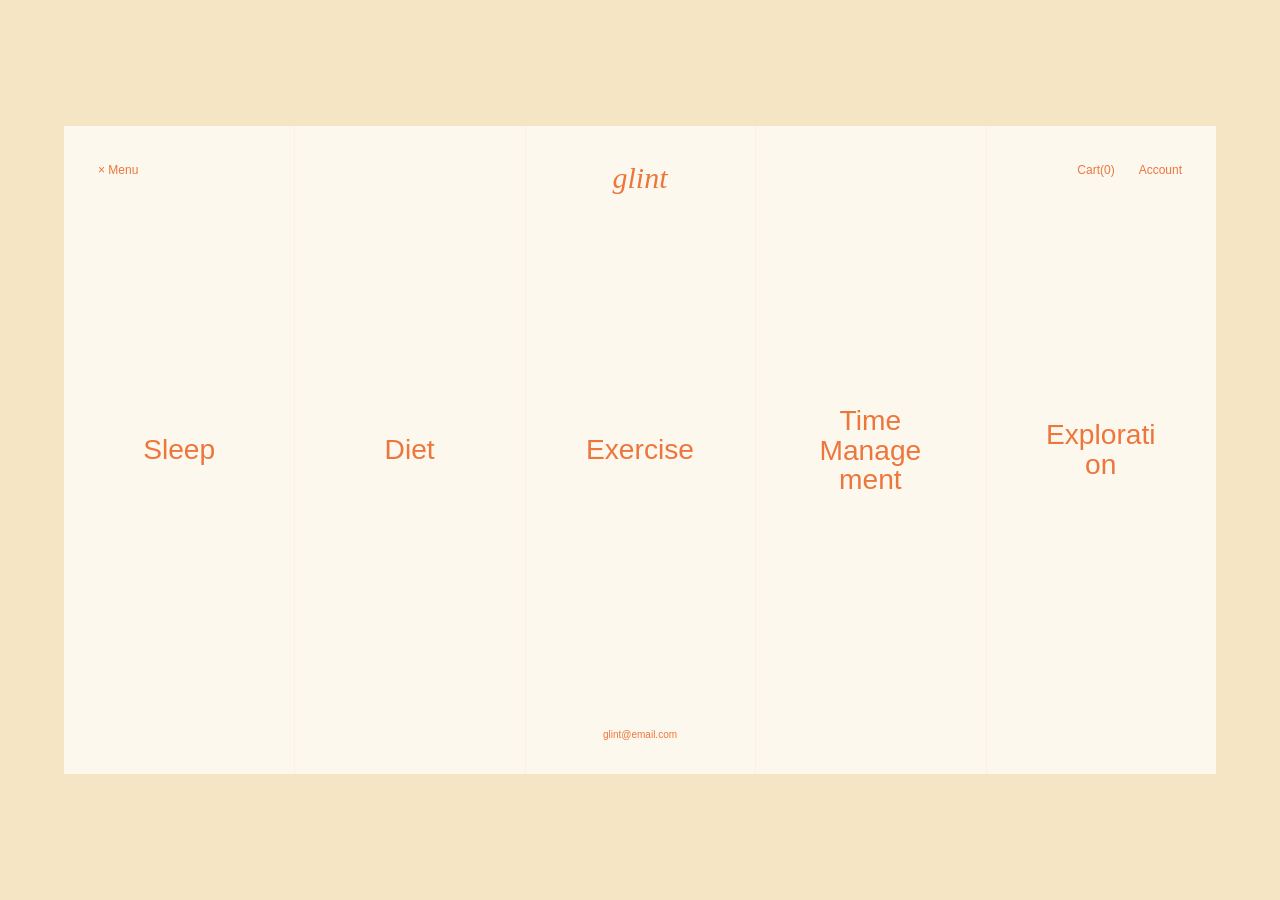
<file: prototypes/glint/index.html>
<!doctype html>
<html lang="ko">
  <head>
    <meta charset="utf-8">
    <meta name="viewport" content="width=device-width, initial-scale=1">
    <title>Life Lab</title>
    <link rel="stylesheet" href="./styles.css">
  </head>
  <body>
    <main class="stage" aria-label="Life Lab concept menu">
      <section class="plane" aria-label="Life axes">
        <header class="bar" aria-label="Menu controls">
          <button class="chrome" type="button" aria-label="Close menu">× Menu</button>
          <div class="brand">glint</div>
          <nav class="toplinks" aria-label="Secondary">
            <a href="#cart">Cart(0)</a>
            <a href="#account">Account</a>
          </nav>
        </header>

        <div class="fields" aria-label="Life axes">
          <button class="field sleep" type="button" aria-pressed="false">
            <span class="label">Sleep</span>
            <span class="visual bar-visual">
              <span class="visual-head">
                <span><small>결정한 수면</small><strong>8h 00m</strong></span>
                <span><small>어제 수면</small><strong>7h 18m</strong></span>
              </span>
              <span class="bar-chart" style="--target: 80%; --actual: 73%;">
                <span class="target-rule"><i>8h 기준</i></span>
                <span class="bar-column"><i class="bar-fill target-fill"></i><em>목표</em></span>
                <span class="bar-column"><i class="bar-fill actual-fill"></i><em>어제</em></span>
              </span>
              <span class="result result-under">기준선 미달 · −42분</span>
            </span>
          </button>

          <button class="field diet" type="button" aria-pressed="false">
            <span class="label">Diet</span>
            <span class="visual bar-visual">
              <span class="visual-head">
                <span><small>목표 섭취</small><strong>2,100</strong></span>
                <span><small>어제 섭취</small><strong>1,960</strong></span>
              </span>
              <span class="bar-chart" style="--target: 87.5%; --actual: 81.7%;">
                <span class="target-rule"><i>2,100 kcal</i></span>
                <span class="bar-column"><i class="bar-fill target-fill"></i><em>목표</em></span>
                <span class="bar-column"><i class="bar-fill actual-fill"></i><em>어제</em></span>
              </span>
              <span class="result result-under">목표보다 적음 · −140 kcal</span>
            </span>
          </button>

          <button class="field exercise" type="button" aria-pressed="false">
            <span class="label">Exercise</span>
            <span class="visual exercise-visual">
              <span class="section-title">TODAY · A ROUTINE · 18:30 · 65 MIN</span>
              <span class="workout-list" role="list">
                <span role="listitem"><b>01</b><i>Warm-up</i><em>bike 5 min · mobility 5 min</em></span>
                <span role="listitem"><b>02</b><i>Back squat</i><em>80kg · 5×5</em></span>
                <span role="listitem"><b>03</b><i>Bench press</i><em>55kg · 5×5</em></span>
                <span role="listitem"><b>04</b><i>Barbell row</i><em>50kg · 5×5</em></span>
                <span role="listitem"><b>05</b><i>Plank</i><em>60s · 3 sets</em></span>
                <span role="listitem"><b>06</b><i>Cooldown</i><em>walk · stretch · 10 min</em></span>
              </span>
            </span>
          </button>

          <button class="field time" type="button" aria-pressed="false">
            <span class="label">Time Management</span>
            <span class="visual time-visual">
              <span class="earnings">
                <small>₩32,000 × <span id="liveHours">0.00h</span></small>
                <strong id="liveEarnings">₩0</strong>
                <i>오늘 실시간 노동 가치</i>
              </span>
              <span class="day-track" aria-label="오늘 24시간 계획">
                <span class="time-block sleep-block" style="--top: 0%; --height: 29.17%;"><b>00:00</b><i>수면</i></span>
                <span class="time-block" style="--top: 29.17%; --height: 4.17%;"><b>07:00</b><i>기상</i></span>
                <span class="time-block" style="--top: 33.34%; --height: 4.16%;"><b>08:00</b><i>아침</i></span>
                <span class="time-block work-block" style="--top: 37.5%; --height: 12.5%;"><b>09:00</b><i>Deep work</i></span>
                <span class="time-block" style="--top: 50%; --height: 4.17%;"><b>12:00</b><i>점심</i></span>
                <span class="time-block work-block" style="--top: 54.17%; --height: 20.83%;"><b>13:00</b><i>Work</i></span>
                <span class="time-block" style="--top: 75%; --height: 4.17%;"><b>18:00</b><i>운동</i></span>
                <span class="time-block" style="--top: 79.17%; --height: 4.16%;"><b>19:00</b><i>저녁</i></span>
                <span class="time-block" style="--top: 83.33%; --height: 8.34%;"><b>20:00</b><i>개인 프로젝트</i></span>
                <span class="time-block" style="--top: 91.67%; --height: 8.33%;"><b>22:00</b><i>정리 · 취침 준비</i></span>
                <span id="nowMarker" class="now-marker"><i></i><b id="nowTime">00:00</b></span>
              </span>
            </span>
          </button>

          <button class="field exploration" type="button" aria-pressed="false">
            <span class="label">Exploration</span>
            <span class="visual exploration-visual">
              <span class="section-title">CURRENT HABITS</span>
              <span class="habit-list" role="list">
                <span role="listitem"><i>07:00 기상</i><b>5 / 7</b><em><u style="width: 71%"></u></em></span>
                <span role="listitem"><i>30분 읽기</i><b>4 / 7</b><em><u style="width: 57%"></u></em></span>
                <span role="listitem"><i>운동 루틴</i><b>3 / 4</b><em><u style="width: 75%"></u></em></span>
              </span>
              <span class="section-title idea-title">TRY NEXT</span>
              <span class="idea-list" role="list">
                <span role="listitem"><b>GOAL</b><i>공유오피스에서 같은 작업 3시간</i><em>장소와 interruption 분리</em></span>
                <span role="listitem"><b>ADJACENT</b><i>도예 원데이 클래스</i><em>새로운 감각·몰입 방식</em></span>
                <span role="listitem"><b>RANDOM</b><i>낯선 동네 60분 산책</i><em>개인화 없는 발견</em></span>
              </span>
            </span>
          </button>
        </div>

        <footer class="foot">glint@email.com</footer>
      </section>
    </main>
    <script src="./app.js"></script>
  </body>
</html>
</file>
<file: prototypes/glint/styles.css>
:root {
  --page: #f5e5c5;
  --plane: #fcf8ed;
  --accent: #ed763d;
  --active: #ea7943;
  --light: #fff9ed;
  --ink: #302117;
  --line: rgba(48, 33, 23, 0.32);
  --fade: 400ms ease;
}

* { box-sizing: border-box; }
html, body { min-height: 100%; }
body { margin: 0; background: var(--page); color: var(--accent); font-family: Avenir, "Helvetica Neue", Arial, sans-serif; }
button, a { color: inherit; font: inherit; }
.stage { min-height: 100vh; display: grid; place-items: center; }
.plane { position: relative; width: min(1728px, 90vw); aspect-ratio: 16 / 9; overflow: hidden; background: var(--plane); }
.bar { position: absolute; z-index: 8; inset: 38px 34px auto; display: grid; grid-template-columns: 1fr auto 1fr; align-items: start; font-size: 12px; line-height: 1; pointer-events: none; }
.brand { font-family: Georgia, "Times New Roman", serif; font-size: 30px; font-style: italic; line-height: 0.9; }
.chrome { justify-self: start; border: 0; padding: 0; background: transparent; cursor: pointer; pointer-events: auto; }
.toplinks { justify-self: end; display: flex; gap: 24px; pointer-events: auto; }
.toplinks a { text-decoration: none; }
.fields { height: 100%; display: grid; grid-template-columns: repeat(5, minmax(0, 1fr)); }
.field { position: relative; min-width: 0; height: 100%; border: 0; border-radius: 0; padding: 0; overflow: hidden; background: transparent; cursor: pointer; color: var(--ink); isolation: isolate; }
.field::before { position: absolute; z-index: -1; inset: 0; background: linear-gradient(180deg, #f18e56 0%, var(--active) 56%, #df6836 100%); content: ""; opacity: 0; transform: scaleY(0.98); transition: opacity var(--fade), transform var(--fade); }
.field + .field { box-shadow: inset 1px 0 rgba(237, 118, 61, 0.06); }
.label { position: absolute; z-index: 4; top: 50%; left: 50%; max-width: calc(100% - 24px); color: var(--accent); font-size: clamp(24px, 2.2vw, 42px); font-weight: 300; line-height: 1.05; text-align: center; overflow-wrap: anywhere; transform: translate(-50%, -50%); transition: top var(--fade), color var(--fade), font-size var(--fade); }
.visual { position: absolute; z-index: 2; inset: clamp(116px, 15%, 150px) 14px 45px; display: flex; min-height: 0; color: var(--ink); flex-direction: column; opacity: 0; transform: translateY(12px); transition: opacity var(--fade), transform var(--fade); pointer-events: none; }
.field:is(:hover, :focus-visible, .is-pinned)::before { opacity: 1; transform: scaleY(1); }
.field:is(:hover, :focus-visible, .is-pinned) .label { top: clamp(79px, 10.5%, 102px); color: var(--light); font-size: clamp(17px, 1.35vw, 25px); }
.field:is(:hover, :focus-visible, .is-pinned) .visual { opacity: 1; transform: translateY(0); }
.field:focus-visible, .chrome:focus-visible, .toplinks a:focus-visible { outline: 2px solid var(--ink); outline-offset: -6px; }
.visual-head { display: flex; justify-content: space-between; gap: 8px; color: var(--light); text-align: left; }
.visual-head > span:last-child { text-align: right; }
.visual-head small, .section-title, .earnings small, .earnings i { display: block; font-size: clamp(8px, 0.56vw, 10px); letter-spacing: 0.07em; text-transform: uppercase; }
.visual-head strong { display: block; margin-top: 4px; font-size: clamp(16px, 1.25vw, 23px); font-weight: 500; letter-spacing: -0.04em; }
.bar-chart { position: relative; display: flex; min-height: 0; margin: 18px 12px 10px; gap: 16px; flex: 1; align-items: flex-end; }
.bar-column { position: relative; display: flex; height: 100%; border-bottom: 1px solid var(--ink); flex: 1; align-items: flex-end; }
.bar-column em { position: absolute; right: 0; bottom: -18px; left: 0; font-size: 9px; font-style: normal; text-align: center; text-transform: uppercase; }
.bar-fill { display: block; width: 100%; border: 1px solid var(--ink); }
.target-fill { height: var(--target); background: repeating-linear-gradient(135deg, transparent 0 5px, rgba(48, 33, 23, 0.22) 5px 7px); }
.actual-fill { height: var(--actual); background: var(--ink); }
.target-rule { position: absolute; z-index: 2; right: -7px; bottom: var(--target); left: -7px; border-top: 1px dashed var(--light); }
.target-rule i { position: absolute; top: -15px; right: 0; color: var(--light); font-size: 8px; font-style: normal; }
.result { margin-top: 18px; padding: 9px 10px; border: 1px solid var(--ink); color: var(--ink); font-size: clamp(9px, 0.62vw, 11px); font-weight: 600; text-align: center; }
.result-under::before { margin-right: 6px; content: "↓"; }
.habit-list em { display: block; height: 5px; background: rgba(255, 249, 237, 0.35); }
.habit-list u { display: block; width: 75%; height: 100%; background: var(--ink); text-decoration: none; }
.section-title { margin: 14px 0 8px; padding-bottom: 6px; border-bottom: 1px solid var(--line); color: var(--light); }
.workout-list, .habit-list, .idea-list { display: grid; min-height: 0; }
.workout-list > span { display: grid; grid-template-columns: 24px 1fr; padding: clamp(6px, 0.7vh, 10px) 0; border-bottom: 1px solid var(--line); }
.workout-list b { grid-row: 1 / 3; font-size: 9px; font-weight: 500; }
.workout-list i { font-size: clamp(10px, 0.74vw, 13px); font-style: normal; font-weight: 600; }
.workout-list em { margin-top: 2px; font-size: clamp(8px, 0.58vw, 10px); font-style: normal; }
.earnings { display: grid; padding-bottom: 10px; border-bottom: 1px solid var(--line); color: var(--light); }
.earnings strong { margin: 3px 0; font-size: clamp(24px, 2.2vw, 40px); font-weight: 300; letter-spacing: -0.06em; }
.earnings i { font-style: normal; }
.day-track { position: relative; min-height: 0; margin-top: 10px; border-left: 1px solid var(--ink); flex: 1; }
.time-block { position: absolute; top: var(--top); left: 0; display: grid; width: 100%; height: var(--height); min-height: 13px; padding: 2px 4px 1px 33px; border-top: 1px solid rgba(48, 33, 23, 0.22); overflow: hidden; align-content: center; }
.time-block b { position: absolute; top: 3px; left: 4px; font-size: 7px; font-weight: 500; }
.time-block i { overflow: hidden; font-size: clamp(8px, 0.58vw, 10px); font-style: normal; text-overflow: ellipsis; white-space: nowrap; }
.sleep-block { background: rgba(48, 33, 23, 0.11); }
.work-block { background: rgba(255, 249, 237, 0.25); }
.now-marker { position: absolute; z-index: 3; top: 50%; right: -2px; left: -5px; border-top: 1px solid var(--light); }
.now-marker > i { position: absolute; top: -4px; left: -1px; width: 7px; height: 7px; background: var(--light); border-radius: 50%; }
.now-marker > b { position: absolute; top: -13px; right: 1px; padding: 2px 4px; background: var(--light); color: var(--accent); font-size: 8px; font-weight: 600; }
.habit-list { gap: 8px; }
.habit-list > span { display: grid; grid-template-columns: 1fr auto; gap: 5px 8px; }
.habit-list i, .habit-list b { font-size: clamp(9px, 0.66vw, 12px); font-style: normal; }
.habit-list b { font-weight: 500; }
.habit-list em { grid-column: 1 / -1; }
.idea-title { margin-top: 18px; }
.idea-list > span { display: grid; gap: 3px; padding: clamp(7px, 0.8vh, 11px) 0; border-bottom: 1px solid var(--line); text-align: left; }
.idea-list b { color: var(--light); font-size: 8px; letter-spacing: 0.08em; }
.idea-list i { font-size: clamp(10px, 0.72vw, 13px); font-style: normal; font-weight: 600; }
.idea-list em { font-size: clamp(8px, 0.58vw, 10px); font-style: normal; }
.foot { position: absolute; z-index: 8; left: 50%; bottom: 34px; transform: translateX(-50%); font-size: 10px; line-height: 1; text-align: center; }

@media (max-width: 700px) {
  .stage { padding: 14px; }
  .plane { width: 100%; min-height: calc(100vh - 28px); aspect-ratio: auto; overflow-y: auto; }
  .bar { position: fixed; inset: 22px 32px auto; font-size: 10px; }
  .brand { font-size: 22px; }
  .toplinks { gap: 12px; }
  .fields { grid-template-columns: none; grid-template-rows: repeat(5, minmax(180px, 1fr)); min-height: 900px; }
  .field { min-height: 180px; }
  .label { font-size: 27px; }
  .field:is(:hover, :focus-visible, .is-pinned) { min-height: 620px; }
  .field:is(:hover, :focus-visible, .is-pinned) .label { top: 58px; font-size: 21px; }
  .visual { inset: 96px 24px 25px; }
  .visual-head strong { font-size: 21px; }
  .bar-chart { min-height: 360px; }
  .earnings strong { font-size: 36px; }
  .foot { display: none; }
}

@media (prefers-reduced-motion: reduce) {
  *, *::before, *::after { transition-duration: 1ms !important; }
}
</file>
